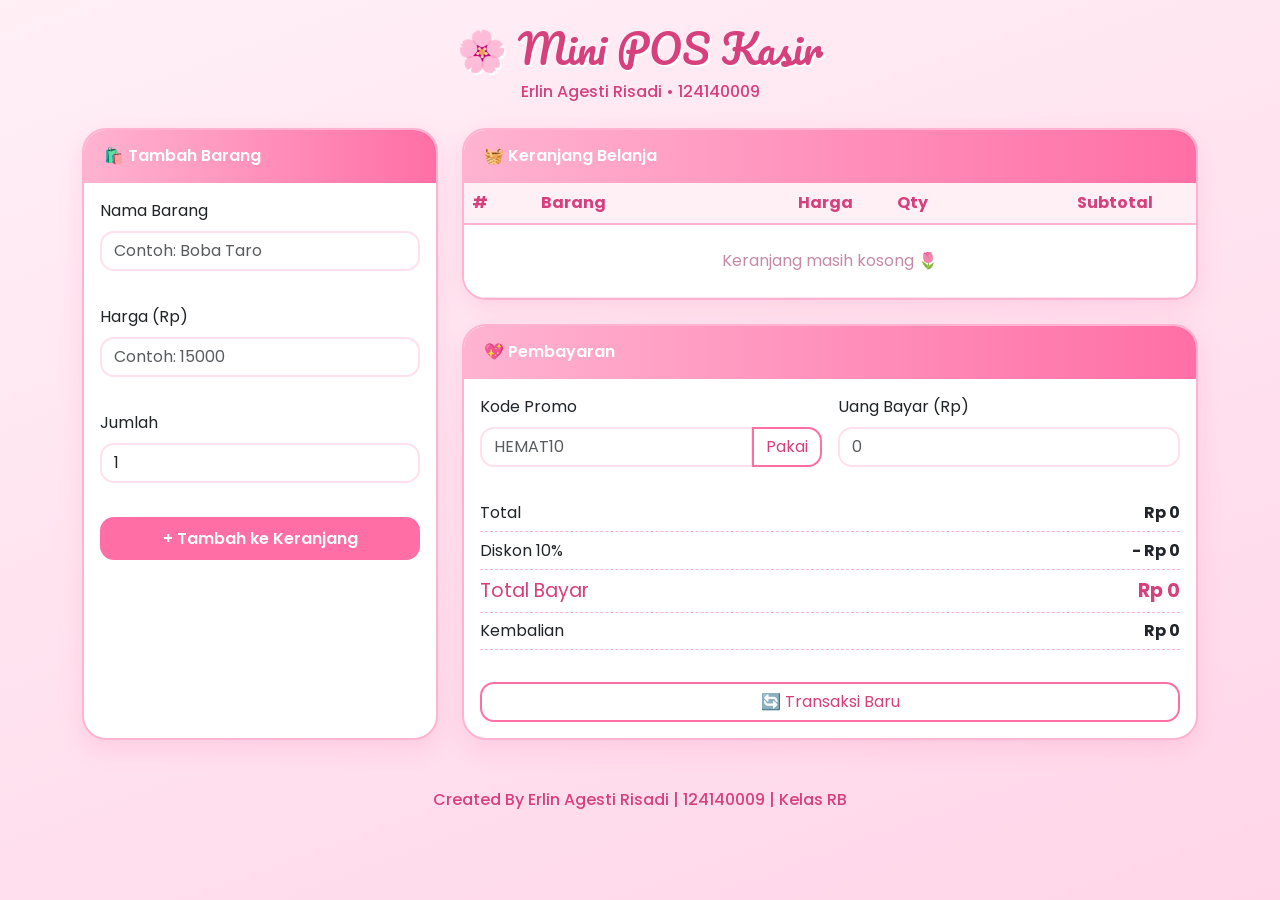
<file: mini-pos/index.html>
<!DOCTYPE html>
<html lang="id">

<head>
    <meta charset="UTF-8">
    <meta name="viewport" content="width=device-width, initial-scale=1.0">

    <title>Mini POS Kasir</title>

    <!-- Bootstrap -->
    <link
        href="https://cdn.jsdelivr.net/npm/bootstrap@5.3.3/dist/css/bootstrap.min.css"
        rel="stylesheet"
    >

    <!-- Google Fonts -->
    <link
        href="https://fonts.googleapis.com/css2?family=Poppins:wght@400;500;600&family=Pacifico&display=swap"
        rel="stylesheet"
    >

    <!-- Custom CSS -->
    <link rel="stylesheet" href="style.css">
</head>

<body>

    <!-- Header -->
    <header class="text-center py-4">
        <h1 class="brand">🌸 Mini POS Kasir</h1>

        <p class="subtitle mb-0">
            Erlin Agesti Risadi
            <span>&bull;</span>
            124140009
        </p>
    </header>


    <main class="container pb-5">

        <div class="row g-4">

            <!-- ========================= -->
            <!-- FORM TAMBAH BARANG -->
            <!-- ========================= -->
            <section class="col-lg-4">

                <div class="card cute-card h-100">

                    <div class="card-header">
                        🛍️ Tambah Barang
                    </div>

                    <div class="card-body">

                        <form id="formBarang" novalidate>

                            <!-- Nama Barang -->
                            <div class="mb-3">
                                <label for="nama" class="form-label">
                                    Nama Barang
                                </label>

                                <input
                                    type="text"
                                    id="nama"
                                    class="form-control"
                                    placeholder="Contoh: Boba Taro"
                                >

                                <div
                                    id="errNama"
                                    class="error-msg"
                                ></div>
                            </div>


                            <!-- Harga -->
                            <div class="mb-3">
                                <label for="harga" class="form-label">
                                    Harga (Rp)
                                </label>

                                <input
                                    type="number"
                                    id="harga"
                                    class="form-control"
                                    placeholder="Contoh: 15000"
                                >

                                <div
                                    id="errHarga"
                                    class="error-msg"
                                ></div>
                            </div>


                            <!-- Quantity -->
                            <div class="mb-3">
                                <label for="qty" class="form-label">
                                    Jumlah
                                </label>

                                <input
                                    type="number"
                                    id="qty"
                                    class="form-control"
                                    value="1"
                                    min="1"
                                >

                                <div
                                    id="errQty"
                                    class="error-msg"
                                ></div>
                            </div>


                            <!-- Submit -->
                            <button
                                type="submit"
                                class="btn btn-pink w-100"
                            >
                                + Tambah ke Keranjang
                            </button>

                        </form>

                    </div>
                </div>

            </section>


            <!-- ========================= -->
            <!-- KERANJANG & PEMBAYARAN -->
            <!-- ========================= -->
            <section class="col-lg-8">

                <!-- Keranjang -->
                <div class="card cute-card mb-4">

                    <div class="card-header">
                        🧺 Keranjang Belanja
                    </div>

                    <div class="table-responsive">

                        <table class="table align-middle mb-0">

                            <thead>
                                <tr>
                                    <th>#</th>
                                    <th>Barang</th>
                                    <th class="text-end">Harga</th>
                                    <th class="text-center">Qty</th>
                                    <th class="text-end">Subtotal</th>
                                    <th></th>
                                </tr>
                            </thead>

                            <tbody id="daftarBarang">
                                <!-- Data barang ditampilkan melalui JavaScript -->
                            </tbody>

                        </table>

                    </div>
                </div>


                <!-- Pembayaran -->
                <div class="card cute-card">

                    <div class="card-header">
                        💖 Pembayaran
                    </div>

                    <div class="card-body">

                        <div class="row g-3">

                            <!-- Promo -->
                            <div class="col-md-6">

                                <label
                                    for="kodePromo"
                                    class="form-label"
                                >
                                    Kode Promo
                                </label>

                                <div class="input-group">

                                    <input
                                        type="text"
                                        id="kodePromo"
                                        class="form-control"
                                        placeholder="HEMAT10"
                                    >

                                    <button
                                        type="button"
                                        id="btnPromo"
                                        class="btn btn-outline-pink"
                                    >
                                        Pakai
                                    </button>

                                </div>

                                <div
                                    id="pesanPromo"
                                    class="small mt-1"
                                ></div>

                            </div>


                            <!-- Uang Bayar -->
                            <div class="col-md-6">

                                <label
                                    for="uangBayar"
                                    class="form-label"
                                >
                                    Uang Bayar (Rp)
                                </label>

                                <input
                                    type="number"
                                    id="uangBayar"
                                    class="form-control"
                                    placeholder="0"
                                    min="0"
                                >

                            </div>

                        </div>


                        <!-- Ringkasan -->
                        <ul class="list-unstyled summary mt-4 mb-3">

                            <li>
                                <span>Total</span>
                                <strong id="total">
                                    Rp 0
                                </strong>
                            </li>

                            <li>
                                <span>Diskon 10%</span>
                                <strong id="diskon">
                                    - Rp 0
                                </strong>
                            </li>

                            <li class="grand">
                                <span>Total Bayar</span>
                                <strong id="totalBayar">
                                    Rp 0
                                </strong>
                            </li>

                            <li>
                                <span>Kembalian</span>
                                <strong id="kembalian">
                                    Rp 0
                                </strong>
                            </li>

                        </ul>


                        <!-- Status Pembayaran -->
                        <div
                            id="statusBayar"
                            class="status-box"
                        ></div>


                        <!-- Reset -->
                        <button
                            type="button"
                            id="btnReset"
                            class="btn btn-outline-pink w-100 mt-3"
                        >
                            🔄 Transaksi Baru
                        </button>

                    </div>
                </div>

            </section>

        </div>

    </main>


    <!-- Footer -->
    <footer class="text-center pb-4 subtitle">
        Created By Erlin Agesti Risadi | 124140009 | Kelas RB
    </footer>


    <!-- JavaScript -->
    <script src="script.js"></script>

</body>

</html>
</file>
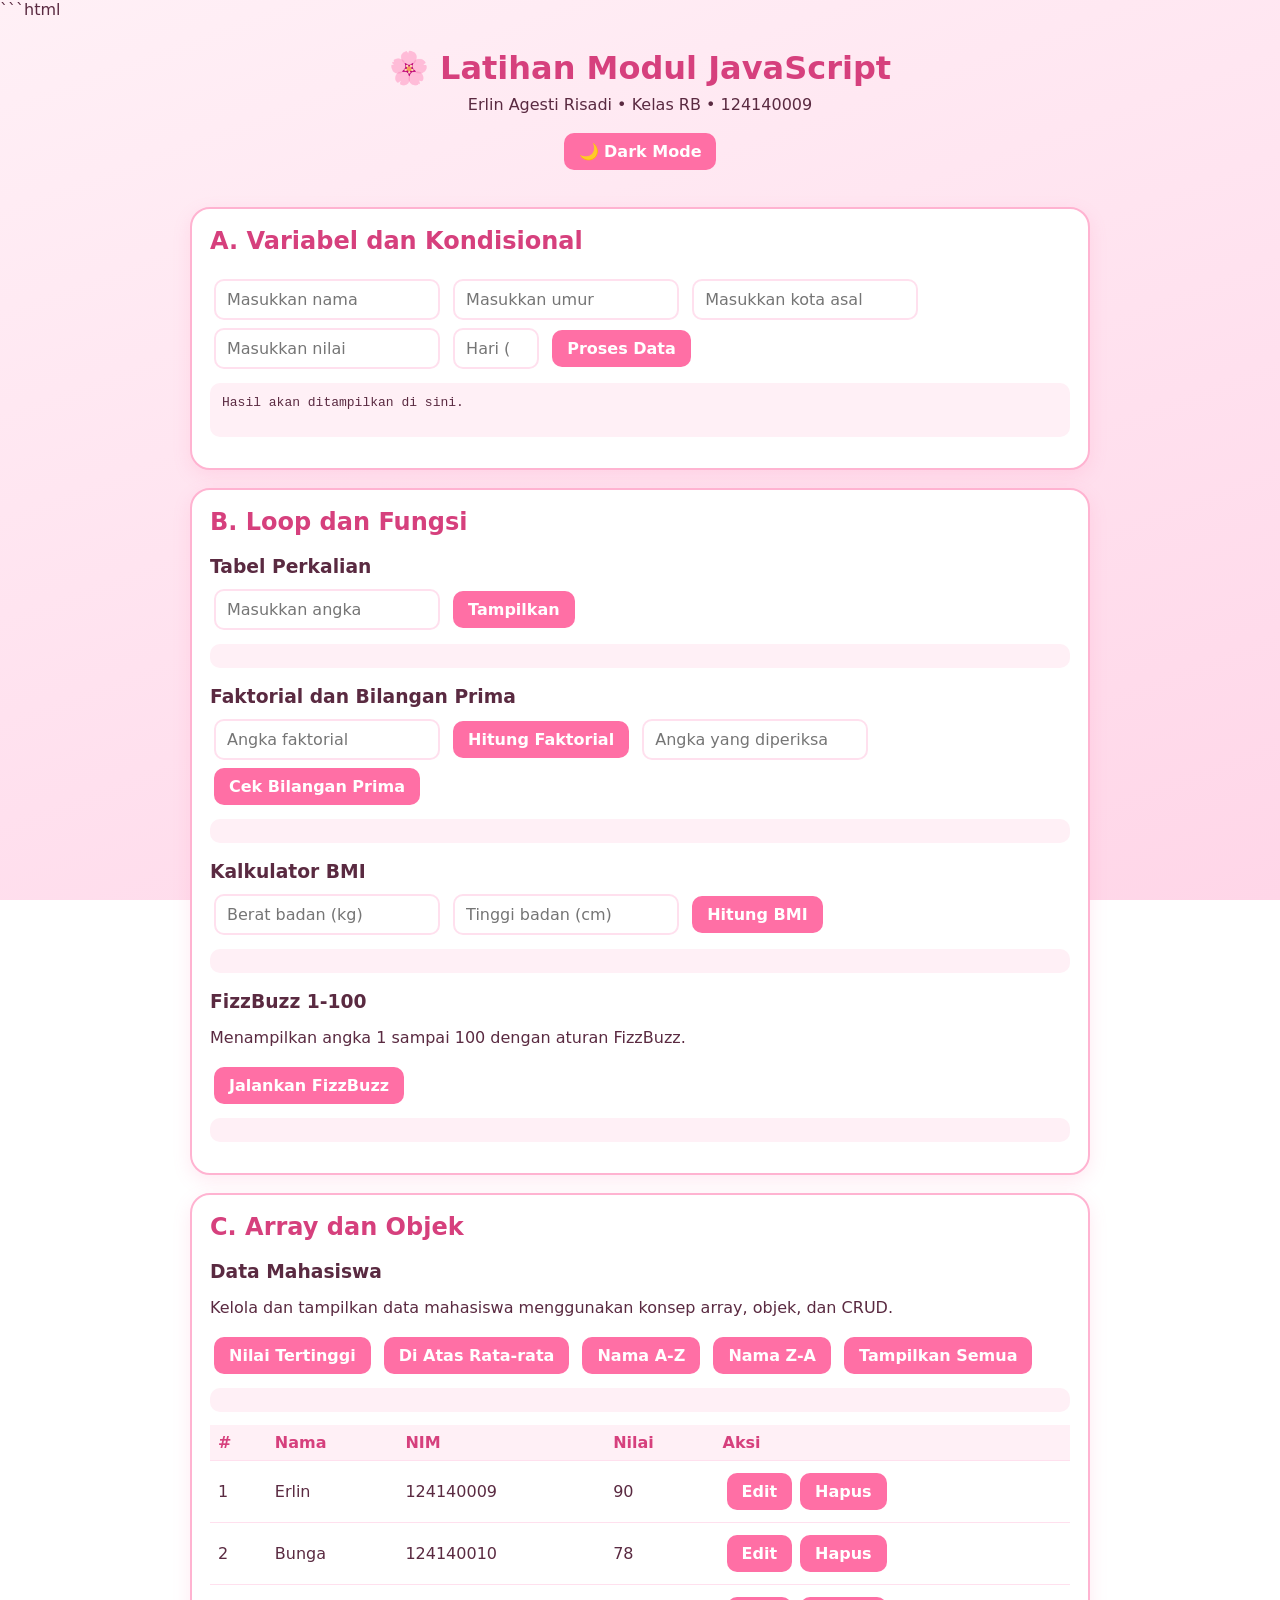
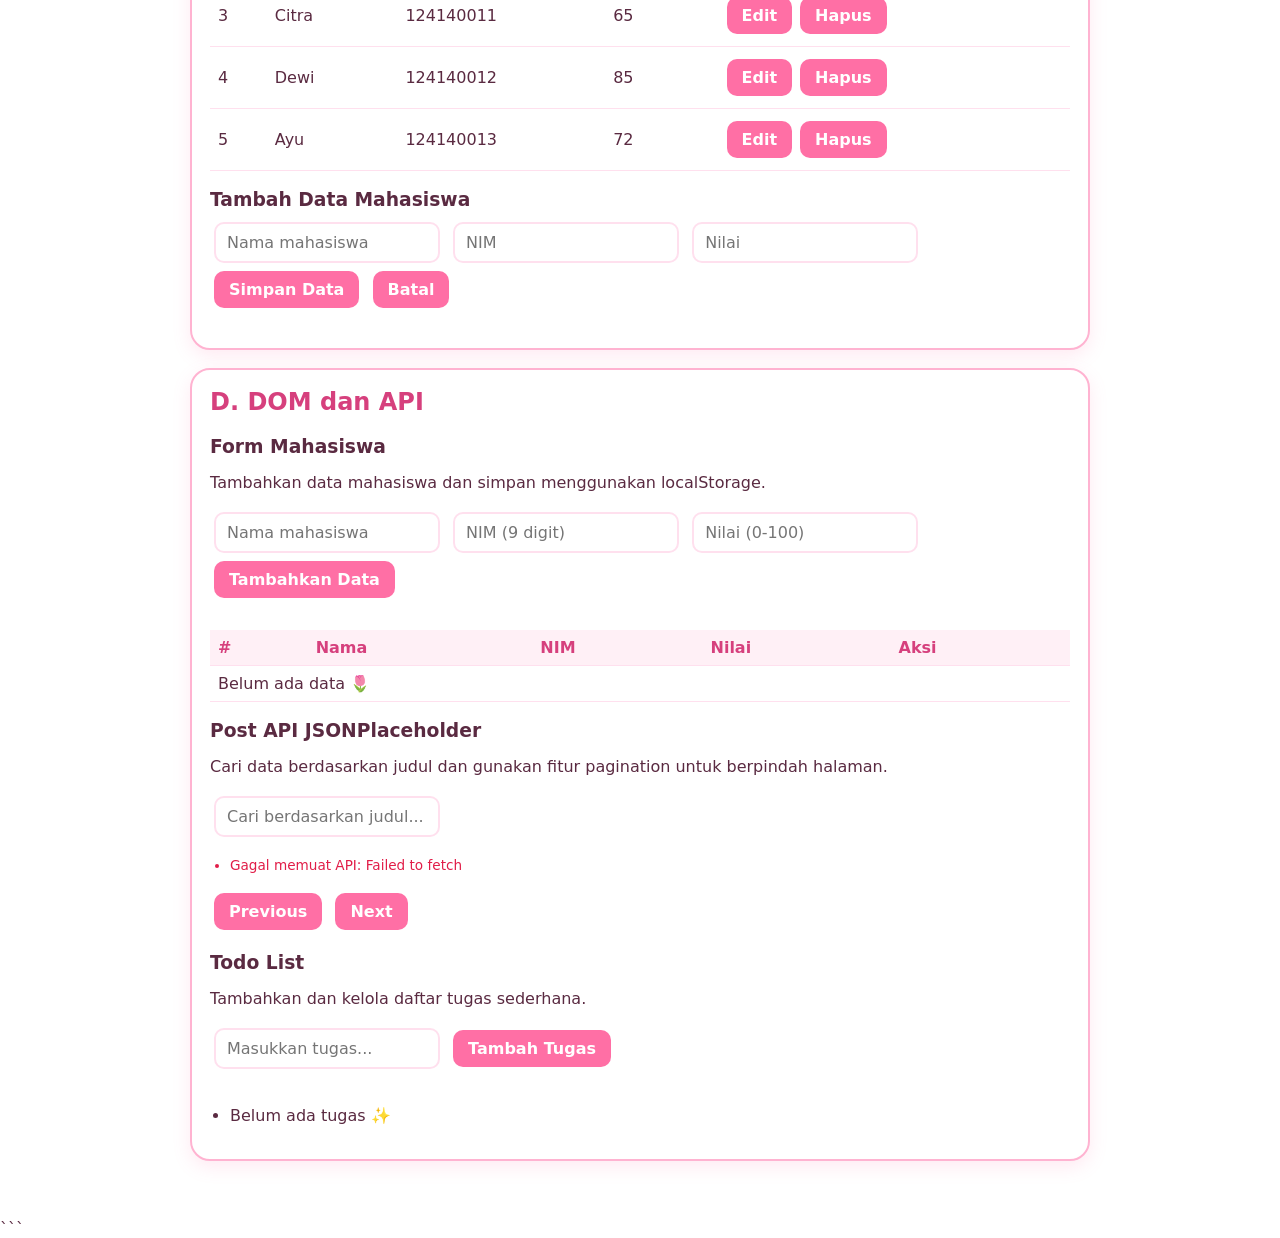
<file: mini-pos/modul/latihan-modul.html>
```html
<!DOCTYPE html>
<html lang="id">

<head>
    <meta charset="UTF-8">
    <meta name="viewport" content="width=device-width, initial-scale=1.0">

    <title>Latihan JavaScript - Erlin</title>

    <style>
        :root {
            --p1: #fff0f6;
            --p2: #ffe0ee;
            --p3: #ffb3d1;
            --p5: #ff6fa5;
            --p7: #d6407d;
            --ink: #5a2a41;
            --card: #ffffff;
        }

        body {
            font-family: 'Poppins', system-ui, sans-serif;
            margin: 0;
            color: var(--ink);
            background: linear-gradient(
                160deg,
                var(--p1),
                var(--p2) 60%,
                #ffd6e8
            );
            background-attachment: fixed;
        }

        body.dark {
            --ink: #ffd6e8;
            --card: #3a2230;
            --p1: #2b1b24;
            --p2: #2b1b24;
            --p3: #8a3f61;

            background: #2b1b24;
        }

        header {
            text-align: center;
            padding: 30px 15px 15px;
        }

        h1 {
            margin: 0;
            color: var(--p7);
        }

        body.dark h1 {
            color: #ff9cc4;
        }

        header p {
            margin: 8px 0 15px;
        }

        main {
            max-width: 900px;
            margin: auto;
            padding: 0 14px 40px;
        }

        section {
            background: var(--card);
            border: 2px solid var(--p3);
            border-radius: 20px;
            padding: 18px;
            margin: 18px 0;
            box-shadow: 0 6px 18px rgba(255, 111, 165, 0.15);
        }

        h2 {
            margin-top: 0;
            color: var(--p7);
        }

        body.dark h2 {
            color: #ff9cc4;
        }

        h3 {
            margin: 18px 0 8px;
        }

        input {
            border: 2px solid var(--p2);
            border-radius: 10px;
            padding: 9px 11px;
            margin: 4px;
            font: inherit;
            max-width: 100%;
            box-sizing: border-box;
        }

        input:focus {
            outline: none;
            border-color: var(--p5);
        }

        button {
            background: var(--p5);
            color: white;
            border: none;
            border-radius: 10px;
            padding: 9px 15px;
            margin: 4px;
            font: inherit;
            font-weight: 600;
            cursor: pointer;
        }

        button:hover {
            background: var(--p7);
        }

        button:disabled {
            opacity: 0.5;
            cursor: not-allowed;
        }

        pre {
            background: var(--p1);
            color: var(--ink);
            border-radius: 10px;
            padding: 12px;
            white-space: pre-wrap;
            max-height: 220px;
            overflow: auto;
            margin-top: 10px;
        }

        table {
            width: 100%;
            border-collapse: collapse;
            margin-top: 10px;
        }

        th,
        td {
            padding: 8px;
            border-bottom: 1px solid var(--p2);
            text-align: left;
        }

        th {
            background: var(--p1);
            color: var(--p7);
        }

        .err {
            color: #e11d48;
            font-size: 0.85em;
            min-height: 1.1em;
            margin-top: 3px;
        }

        .done {
            text-decoration: line-through;
            opacity: 0.6;
        }

        ul {
            padding-left: 20px;
        }

        .bar {
            display: flex;
            justify-content: space-between;
            align-items: center;
            flex-wrap: wrap;
        }
    </style>
</head>

<body>

    <!-- Header -->
    <header>
        <h1>🌸 Latihan Modul JavaScript</h1>

        <p>
            Erlin Agesti Risadi
            &bull;
            Kelas RB
            &bull;
            124140009
        </p>

        <button id="btnDark">
            🌙 Dark Mode
        </button>
    </header>


    <main>

        <!-- A. Variabel dan Kondisional -->
        <section>
            <h2>A. Variabel dan Kondisional</h2>

            <input
                id="aNama"
                type="text"
                placeholder="Masukkan nama"
            >

            <input
                id="aUmur"
                type="number"
                placeholder="Masukkan umur"
            >

            <input
                id="aKota"
                type="text"
                placeholder="Masukkan kota asal"
            >

            <input
                id="aNilai"
                type="number"
                placeholder="Masukkan nilai"
            >

            <input
                id="aHari"
                type="number"
                min="1"
                max="7"
                placeholder="Hari (1-7)"
            >

            <button id="btnA">
                Proses Data
            </button>

            <pre id="outA">
Hasil akan ditampilkan di sini.
            </pre>
        </section>


        <!-- B. Loop dan Fungsi -->
        <section>
            <h2>B. Loop dan Fungsi</h2>

            <h3>Tabel Perkalian</h3>

            <input
                id="bKali"
                type="number"
                placeholder="Masukkan angka"
            >

            <button id="btnKali">
                Tampilkan
            </button>

            <pre id="outKali"></pre>


            <h3>Faktorial dan Bilangan Prima</h3>

            <input
                id="bFak"
                type="number"
                placeholder="Angka faktorial"
            >

            <button id="btnFak">
                Hitung Faktorial
            </button>

            <input
                id="bPrima"
                type="number"
                placeholder="Angka yang diperiksa"
            >

            <button id="btnPrima">
                Cek Bilangan Prima
            </button>

            <pre id="outFak"></pre>


            <h3>Kalkulator BMI</h3>

            <input
                id="bmiBerat"
                type="number"
                placeholder="Berat badan (kg)"
            >

            <input
                id="bmiTinggi"
                type="number"
                placeholder="Tinggi badan (cm)"
            >

            <button id="btnBmi">
                Hitung BMI
            </button>

            <pre id="outBmi"></pre>


            <h3>FizzBuzz 1-100</h3>

            <p>
                Menampilkan angka 1 sampai 100 dengan aturan FizzBuzz.
            </p>

            <button id="btnFizz">
                Jalankan FizzBuzz
            </button>

            <pre id="outFizz"></pre>
        </section>


        <!-- C. Array dan Objek -->
        <section>
            <h2>C. Array dan Objek</h2>

            <h3>Data Mahasiswa</h3>

            <p>
                Kelola dan tampilkan data mahasiswa menggunakan konsep
                array, objek, dan CRUD.
            </p>

            <div class="bar">
                <div>
                    <button id="btnTertinggi">
                        Nilai Tertinggi
                    </button>

                    <button id="btnAtas">
                        Di Atas Rata-rata
                    </button>

                    <button id="btnAsc">
                        Nama A-Z
                    </button>

                    <button id="btnDesc">
                        Nama Z-A
                    </button>

                    <button id="btnSemua">
                        Tampilkan Semua
                    </button>
                </div>
            </div>

            <pre id="outC"></pre>

            <div id="tabelC"></div>


            <h3 id="judulForm">
                Tambah Data Mahasiswa
            </h3>

            <input
                type="hidden"
                id="cId"
            >

            <input
                id="cNama"
                type="text"
                placeholder="Nama mahasiswa"
            >

            <input
                id="cNim"
                type="text"
                placeholder="NIM"
            >

            <input
                id="cNilai"
                type="number"
                placeholder="Nilai"
            >

            <button id="btnSimpanC">
                Simpan Data
            </button>

            <button id="btnBatalC">
                Batal
            </button>

            <div
                class="err"
                id="errC"
            ></div>
        </section>


        <!-- D. DOM dan API -->
        <section>
            <h2>D. DOM dan API</h2>


            <h3>Form Mahasiswa</h3>

            <p>
                Tambahkan data mahasiswa dan simpan menggunakan
                localStorage.
            </p>

            <input
                id="dNama"
                type="text"
                placeholder="Nama mahasiswa"
            >

            <input
                id="dNim"
                type="text"
                placeholder="NIM (9 digit)"
            >

            <input
                id="dNilai"
                type="number"
                placeholder="Nilai (0-100)"
            >

            <button id="btnD">
                Tambahkan Data
            </button>

            <div
                class="err"
                id="errD"
            ></div>

            <div id="tabelD"></div>


            <h3>Post API JSONPlaceholder</h3>

            <p>
                Cari data berdasarkan judul dan gunakan fitur pagination
                untuk berpindah halaman.
            </p>

            <input
                id="cariPost"
                type="text"
                placeholder="Cari berdasarkan judul..."
            >

            <ul id="listPost"></ul>

            <button id="prev">
                Previous
            </button>

            <span id="halaman"></span>

            <button id="next">
                Next
            </button>


            <h3>Todo List</h3>

            <p>
                Tambahkan dan kelola daftar tugas sederhana.
            </p>

            <input
                id="todoInput"
                type="text"
                placeholder="Masukkan tugas..."
            >

            <button id="btnTodo">
                Tambah Tugas
            </button>

            <div
                class="err"
                id="errTodo"
            ></div>

            <ul id="listTodo"></ul>
        </section>

    </main>


    <script src="latihan-modul.js"></script>

</body>

</html>
```
</file>
<file: mini-pos/style.css>
:root {
  --pink-50: #fff0f6;
  --pink-100: #ffe0ee;
  --pink-300: #ffb3d1;
  --pink-500: #ff6fa5;
  --pink-700: #d6407d;
  --ink: #5a2a41;
}

body {
  font-family: 'Poppins', sans-serif;
  color: var(--ink);
  background: linear-gradient(160deg, var(--pink-50), var(--pink-100) 60%, #ffd6e8);
  background-attachment: fixed;
  min-height: 100vh;
}

.brand {
  font-family: 'Pacifico', cursive;
  color: var(--pink-700);
  text-shadow: 2px 2px 0 #fff;
}
.subtitle { color: var(--pink-700); font-weight: 500; }

.cute-card {
  border: 2px solid var(--pink-300);
  border-radius: 24px;
  overflow: hidden;
  background: #fff;
  box-shadow: 0 8px 24px rgba(255, 111, 165, .18);
  transition: transform .25s ease, box-shadow .25s ease;
}
.cute-card:hover { transform: translateY(-3px); box-shadow: 0 12px 28px rgba(255, 111, 165, .28); }
.cute-card .card-header {
  background: linear-gradient(90deg, var(--pink-300), var(--pink-500));
  color: #fff;
  font-weight: 600;
  border: 0;
  padding: .9rem 1.25rem;
}

.form-control {
  border: 2px solid var(--pink-100);
  border-radius: 14px;
}
.form-control:focus {
  border-color: var(--pink-500);
  box-shadow: 0 0 0 .2rem rgba(255, 111, 165, .25);
}

.btn-pink {
  background: var(--pink-500);
  color: #fff;
  border: 0;
  border-radius: 14px;
  font-weight: 600;
  padding: .6rem 1rem;
  transition: transform .15s ease, background .2s ease;
}
.btn-pink:hover { background: var(--pink-700); color: #fff; transform: scale(1.03); }
.btn-outline-pink {
  border: 2px solid var(--pink-500);
  color: var(--pink-700);
  border-radius: 14px;
  background: #fff;
}
.btn-outline-pink:hover { background: var(--pink-500); color: #fff; }

.table thead th { background: var(--pink-50); color: var(--pink-700); border-bottom: 2px solid var(--pink-300); }
.table tbody tr { animation: pop .3s ease; }
.table tbody td { border-color: var(--pink-100); }
.empty-row td { text-align: center; color: #c58aa5; padding: 1.5rem; }

.error-msg { color: #e11d48; font-size: .8rem; min-height: 1.1em; margin-top: .25rem; }
.is-invalid-pink { border-color: #e11d48 !important; }

.summary li { display: flex; justify-content: space-between; padding: .4rem 0; border-bottom: 1px dashed var(--pink-300); }
.summary .grand { font-size: 1.2rem; color: var(--pink-700); }

.status-box { border-radius: 14px; padding: .6rem 1rem; font-weight: 500; display: none; }
.status-box.ok { display: block; background: #e8fff1; color: #15803d; }
.status-box.warn { display: block; background: #ffe4e6; color: #be123c; }

#pesanPromo.ok { color: #15803d; }
#pesanPromo.warn { color: #be123c; }

@keyframes pop {
  from { opacity: 0; transform: scale(.95); }
  to { opacity: 1; transform: scale(1); }
}
</file>
